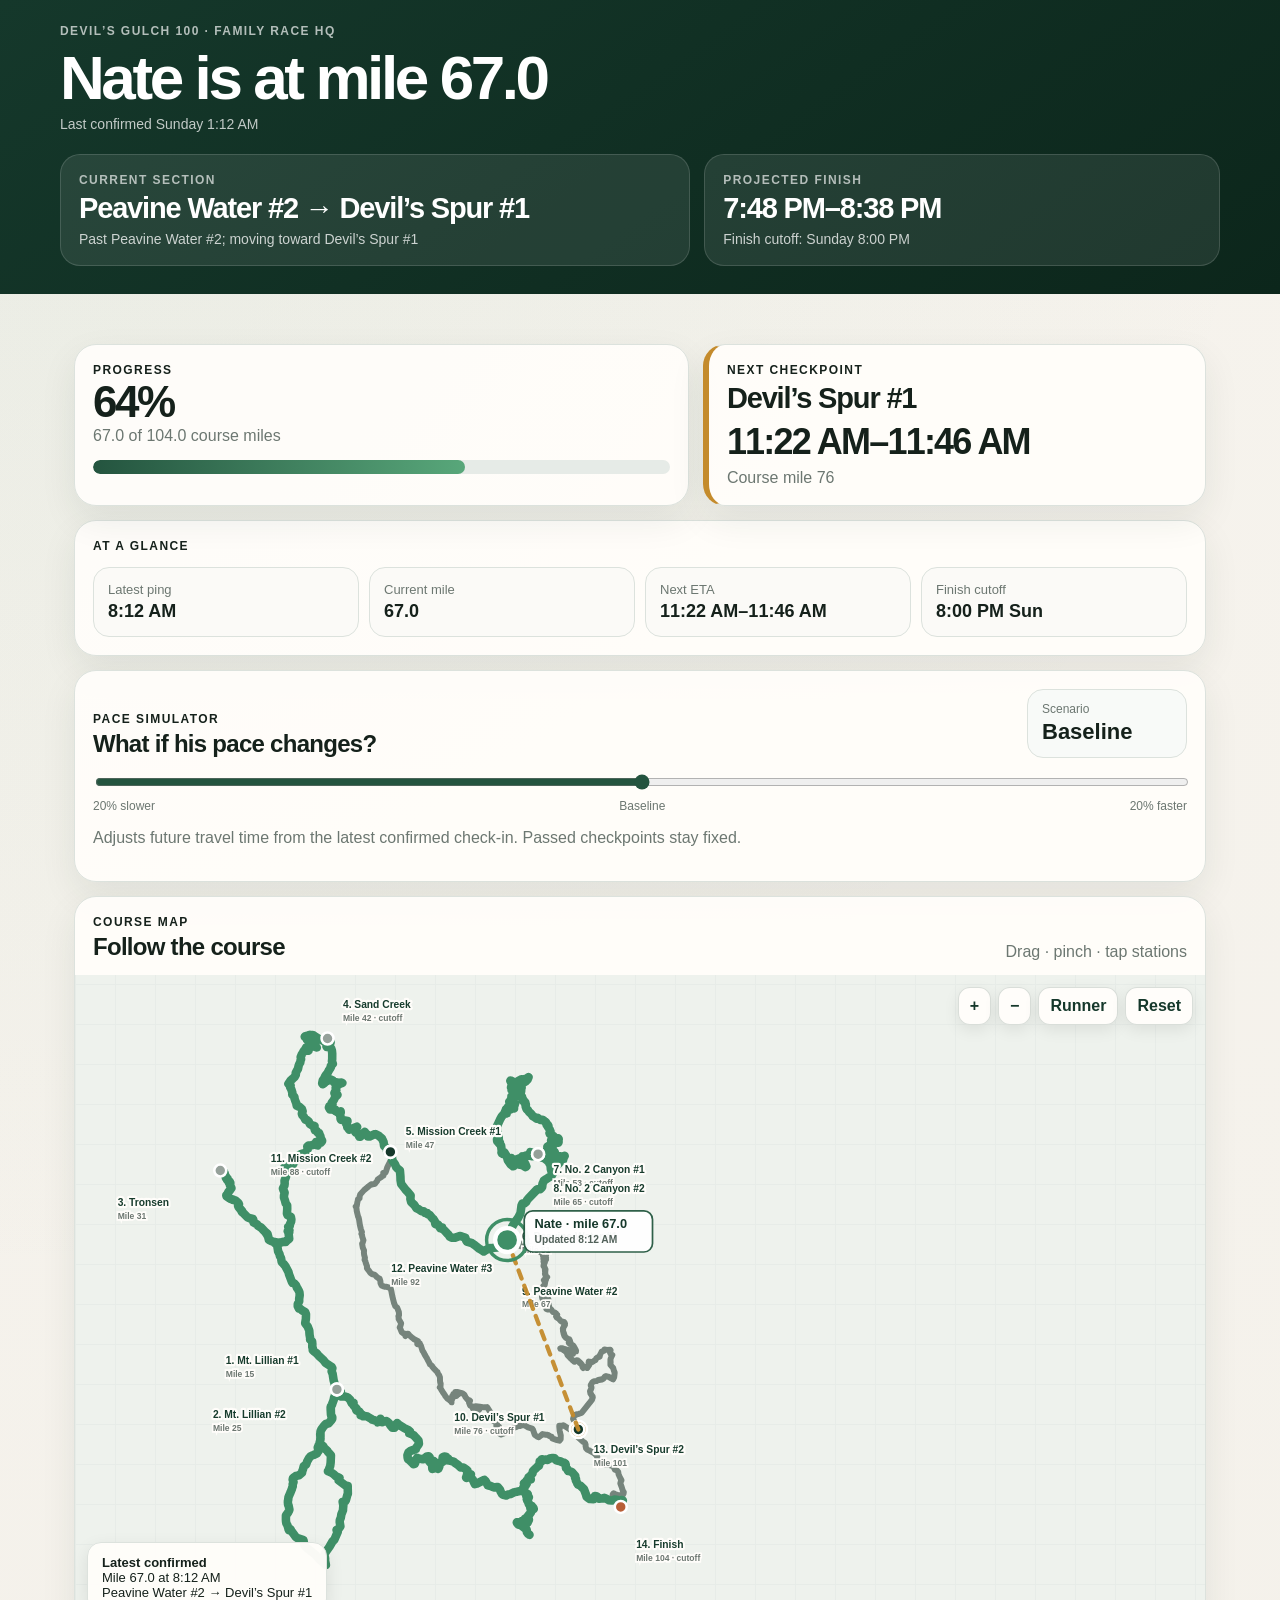
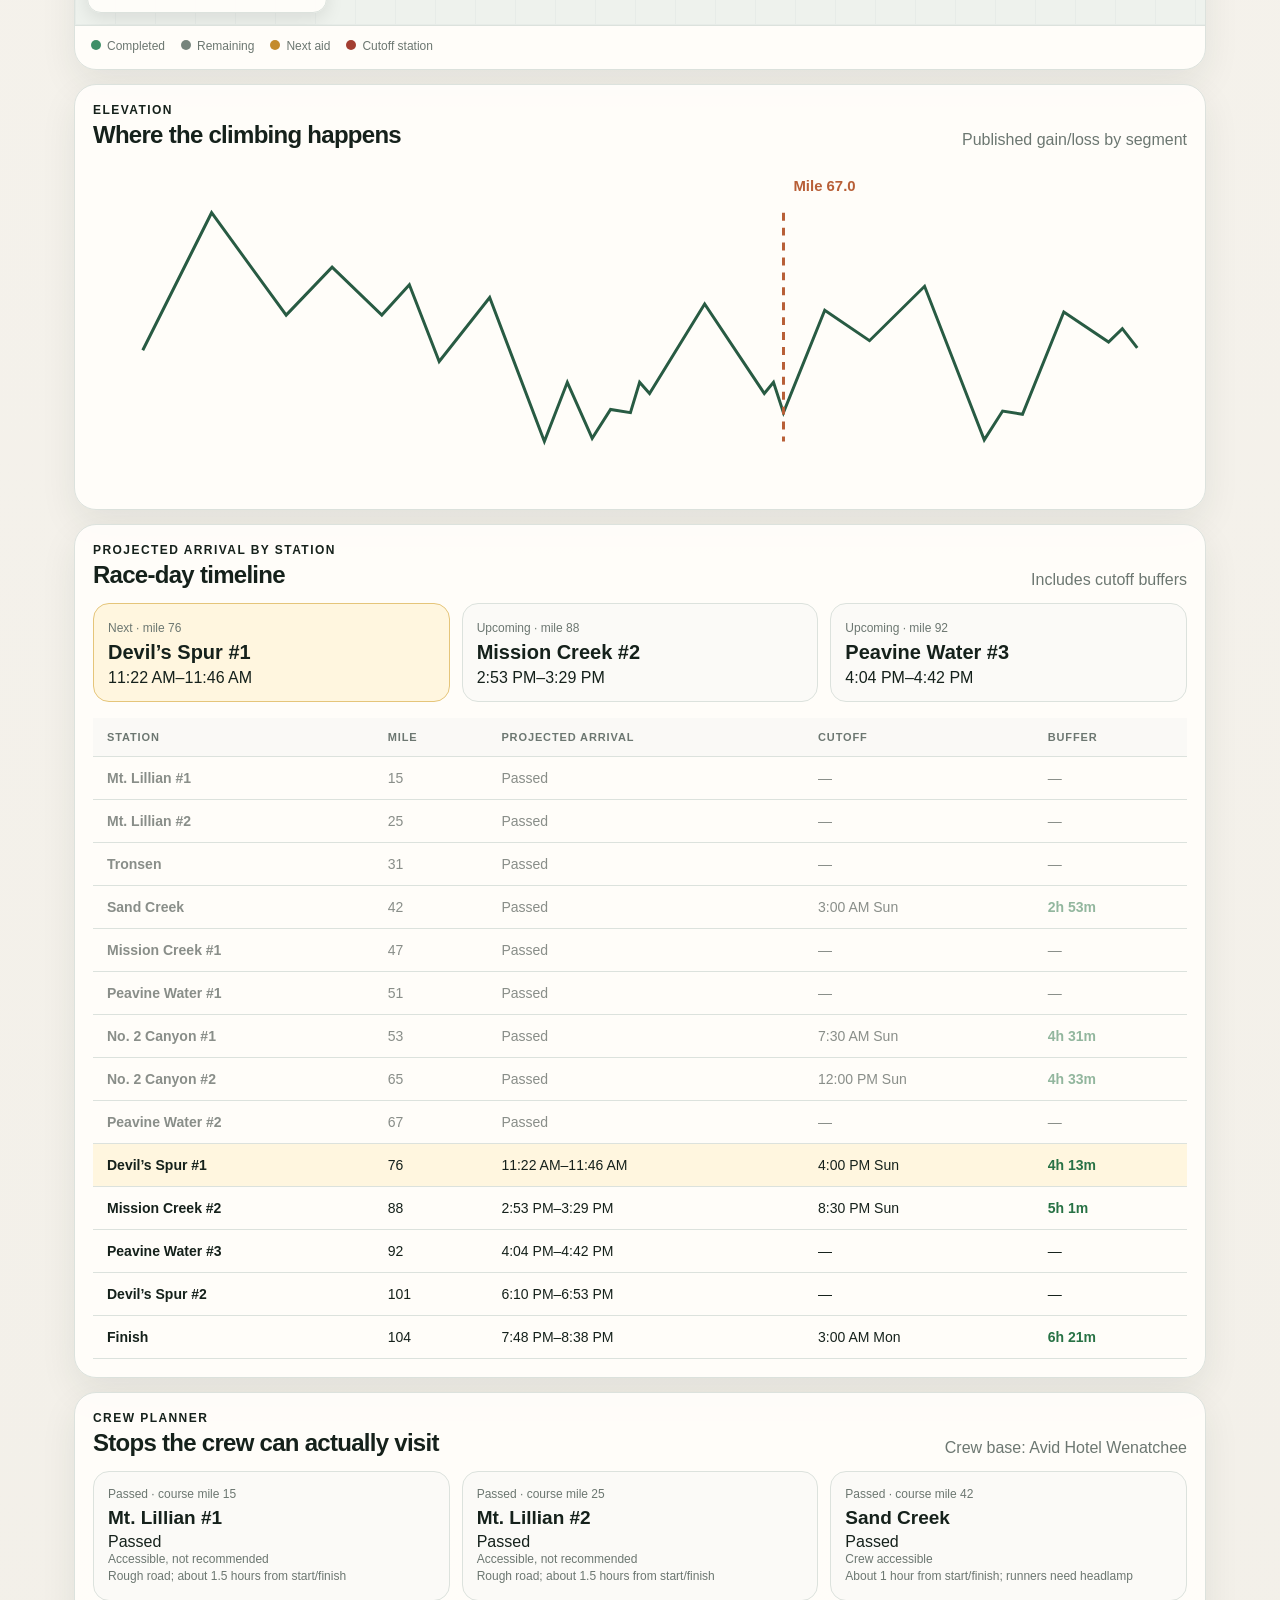
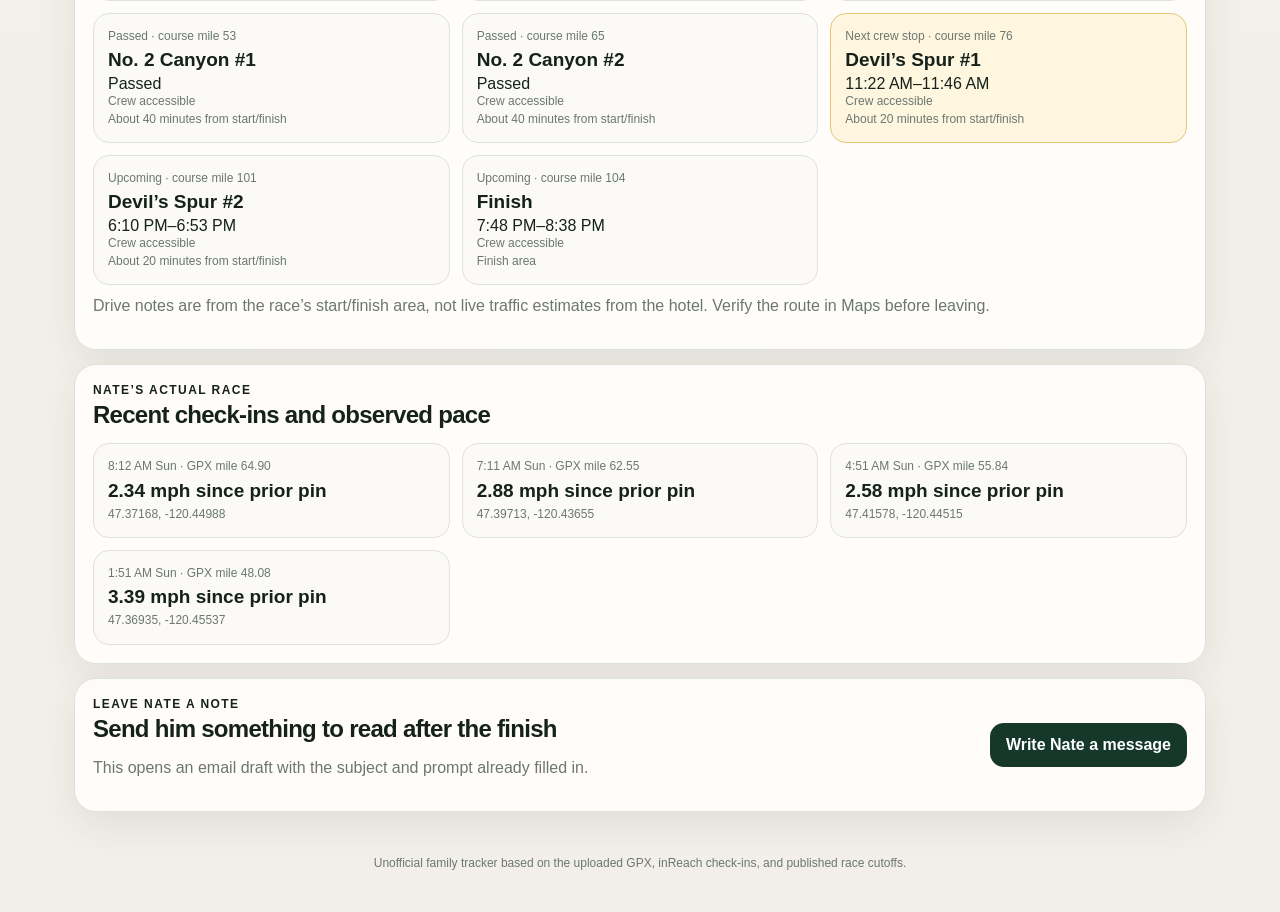
<file: index.html>
<!doctype html>
<html lang="en">
<head>
  <meta charset="utf-8">
  <meta name="viewport" content="width=device-width,initial-scale=1,viewport-fit=cover">
  <meta name="theme-color" content="#15382b">
  <title>Devil’s Gulch 100 — Nate Live Tracker</title>
  <link rel="stylesheet" href="style.css">
</head>
<body>
  <header class="hero">
    <div class="shell">
      <div class="kicker">Devil’s Gulch 100 · Family Race HQ</div>
      <h1><span id="runnerName">Nate</span> is at mile <span id="currentMile">—</span></h1>
      <div class="updated">Last confirmed <span id="lastUpdated">Loading live data…</span></div>

      <div class="hero-grid">
        <section class="hero-card">
          <div class="eyebrow">Current section</div>
          <div class="hero-value" id="currentSection">Loading…</div>
          <div class="hero-small" id="currentNote">Waiting for the latest Garmin point</div>
        </section>
        <section class="hero-card">
          <div class="eyebrow">Projected finish</div>
          <div class="hero-value" id="heroFinish">Loading…</div>
          <div class="hero-small">Finish cutoff: Sunday 8:00 PM</div>
        </section>
      </div>
    </div>
  </header>

  <main class="shell main">
    <section class="summary-grid">
      <article class="card">
        <div class="eyebrow">Progress</div>
        <div class="metric"><span id="progressPercent">—</span>%</div>
        <div class="muted"><span id="progressMiles">—</span> of <span id="totalMiles">104.0</span> course miles</div>
        <div class="progress-track"><div id="progressFill" class="progress-fill"></div></div>
      </article>

      <article class="card card-next">
        <div class="eyebrow">Next checkpoint</div>
        <div class="card-title" id="nextStationName">Loading…</div>
        <div class="next-time" id="nextStationEta">—</div>
        <div class="muted" id="nextStationMeta">—</div>
      </article>
    </section>

    <section class="card glance-card">
      <div class="eyebrow">At a glance</div>
      <div class="glance-grid">
        <div><span>Latest ping</span><strong id="glancePing">—</strong></div>
        <div><span>Current mile</span><strong id="glanceMile">—</strong></div>
        <div><span>Next ETA</span><strong id="glanceNext">—</strong></div>
        <div><span>Finish cutoff</span><strong>8:00 PM Sun</strong></div>
      </div>
    </section>

    <section class="card pace-card">
      <div class="section-heading">
        <div>
          <div class="eyebrow">Pace simulator</div>
          <h2>What if his pace changes?</h2>
        </div>
        <div class="scenario-box">
          <span>Scenario</span>
          <strong id="scenarioLabel">Baseline</strong>
        </div>
      </div>
      <input id="paceSlider" type="range" min="-20" max="20" value="0" step="1">
      <div class="range-labels"><span>20% slower</span><span>Baseline</span><span>20% faster</span></div>
      <p class="muted">Adjusts future travel time from the latest confirmed check-in. Passed checkpoints stay fixed.</p>
    </section>

    <section class="card map-card">
      <div class="section-heading map-heading">
        <div>
          <div class="eyebrow">Course map</div>
          <h2>Follow the course</h2>
        </div>
        <div class="muted">Drag · pinch · tap stations</div>
      </div>

      <div class="map-stage" id="mapStage">
        <div class="map-controls">
          <button type="button" id="zoomIn">+</button>
          <button type="button" id="zoomOut">−</button>
          <button type="button" id="focusRunner">Runner</button>
          <button type="button" id="resetMap">Reset</button>
        </div>
        <svg id="courseMap" aria-label="Devil's Gulch course map"></svg>
        <div class="map-popover" id="mapPopover">
          <strong>Latest confirmed</strong>
          <span>Loading latest Garmin point…</span>
        </div>
      </div>

      <div class="legend">
        <span><i class="dot completed"></i>Completed</span>
        <span><i class="dot remaining"></i>Remaining</span>
        <span><i class="dot next"></i>Next aid</span>
        <span><i class="dot cutoff"></i>Cutoff station</span>
      </div>
    </section>

    <section class="card elevation-card">
      <div class="section-heading">
        <div>
          <div class="eyebrow">Elevation</div>
          <h2>Where the climbing happens</h2>
        </div>
        <div class="muted">Published gain/loss by segment</div>
      </div>
      <svg id="elevationChart" viewBox="0 0 1100 330" aria-label="Course elevation profile"></svg>
    </section>

    <section class="card timeline-card">
      <div class="section-heading">
        <div>
          <div class="eyebrow">Projected arrival by station</div>
          <h2>Race-day timeline</h2>
        </div>
        <div class="muted">Includes cutoff buffers</div>
      </div>
      <div id="stationCards" class="station-cards"></div>
      <div class="table-wrap">
        <table>
          <thead>
            <tr><th>Station</th><th>Mile</th><th>Projected arrival</th><th>Cutoff</th><th>Buffer</th></tr>
          </thead>
          <tbody id="projectionTable"></tbody>
        </table>
      </div>
    </section>


    <section class="card crew-card">
      <div class="section-heading">
        <div>
          <div class="eyebrow">Crew planner</div>
          <h2>Stops the crew can actually visit</h2>
        </div>
        <div class="muted" id="crewBase">Crew base: Avid Hotel Wenatchee</div>
      </div>
      <div id="crewStops" class="crew-stops"></div>
      <p class="muted crew-note">Drive notes are from the race’s start/finish area, not live traffic estimates from the hotel. Verify the route in Maps before leaving.</p>
    </section>

    <section class="card actual-pace-card">
      <div class="section-heading">
        <div>
          <div class="eyebrow">Nate’s actual race</div>
          <h2>Recent check-ins and observed pace</h2>
        </div>
      </div>
      <div id="checkinCards" class="checkin-cards"></div>
    </section>

    <section class="card message-card">
      <div>
        <div class="eyebrow">Leave Nate a note</div>
        <h2>Send him something to read after the finish</h2>
        <p class="muted">This opens an email draft with the subject and prompt already filled in.</p>
      </div>
      <a id="messageButton" class="primary-button" href="#">Write Nate a message</a>
    </section>
  </main>

  <footer>Unofficial family tracker based on the uploaded GPX, inReach check-ins, and published race cutoffs.</footer>

  <script src="app.js?v=live-map-tight-etas-v1"></script>
</body>
</html>
</file>
<file: style.css>
:root{
  --forest:#15382b;--forest2:#24543f;--green:#3f8f67;--cream:#f4f1ea;
  --paper:#fffdfa;--ink:#15211b;--muted:#6c7771;--line:#dce2dd;
  --gold:#c48b2c;--orange:#b85f37;--danger:#a33e31;--shadow:0 14px 36px rgba(21,56,43,.08)
}
*{box-sizing:border-box}
html{scroll-behavior:smooth}
body{
  margin:0;color:var(--ink);
  background:radial-gradient(circle at top left,rgba(63,143,103,.07),transparent 30%),linear-gradient(#f6f3ed,#f2efe8);
  font-family:-apple-system,BlinkMacSystemFont,"Segoe UI",Inter,sans-serif
}
button,input{font:inherit}
.shell{max-width:1160px;margin:auto}
.hero{background:linear-gradient(145deg,#15382b,#0c261b);color:#fff;padding:calc(24px + env(safe-area-inset-top)) 16px 28px}
.kicker,.eyebrow{font-size:12px;text-transform:uppercase;letter-spacing:.12em;font-weight:800}
.kicker{opacity:.68}
h1{font-size:clamp(36px,7.8vw,62px);line-height:.96;letter-spacing:-.055em;margin:10px 0 8px}
.updated{opacity:.74;font-size:14px}
.hero-grid,.summary-grid{display:grid;grid-template-columns:1.1fr .9fr;gap:14px;margin-top:22px}
.hero-card{border:1px solid rgba(255,255,255,.14);background:rgba(255,255,255,.085);border-radius:20px;padding:18px}
.hero-card .eyebrow{opacity:.66}
.hero-value{font-size:29px;font-weight:850;letter-spacing:-.04em;margin-top:5px}
.hero-small{opacity:.77;font-size:14px;margin-top:6px}
.main{padding:14px}
.card{background:rgba(255,253,250,.97);border:1px solid var(--line);border-radius:22px;box-shadow:var(--shadow);padding:18px;margin-top:14px}
.card-next{border-left:6px solid var(--gold)}
.metric{font-size:44px;font-weight:900;letter-spacing:-.055em}
.card-title{font-size:29px;font-weight:850;letter-spacing:-.04em;margin-top:5px}
.next-time{font-size:36px;font-weight:900;letter-spacing:-.05em;margin:6px 0}
.muted{color:var(--muted)}
.progress-track{height:14px;background:#e6ebe7;border-radius:999px;overflow:hidden;margin:15px 0 8px}
.progress-fill{height:100%;background:linear-gradient(90deg,var(--forest2),#58a77a);border-radius:999px;width:0}
.glance-grid{display:grid;grid-template-columns:repeat(4,1fr);gap:10px;margin-top:14px}
.glance-grid>div{padding:14px;border:1px solid var(--line);border-radius:16px;background:#fbfaf7}
.glance-grid span{display:block;color:var(--muted);font-size:13px}
.glance-grid strong{display:block;font-size:18px;margin-top:4px}
.section-heading{display:flex;justify-content:space-between;gap:16px;align-items:flex-end;margin-bottom:14px}
h2{font-size:24px;letter-spacing:-.03em;margin:4px 0 0}
.scenario-box{min-width:160px;padding:12px 14px;border:1px solid var(--line);border-radius:16px;background:#f8faf8}
.scenario-box span{display:block;color:var(--muted);font-size:12px}
.scenario-box strong{display:block;font-size:22px;margin-top:3px}
input[type=range]{width:100%;accent-color:var(--forest2)}
.range-labels{display:flex;justify-content:space-between;color:var(--muted);font-size:12px;margin-top:5px}
.map-card{padding:0}
.map-heading{padding:18px 18px 0}
.map-stage{position:relative;height:650px;overflow:hidden;background:
  repeating-linear-gradient(0deg,#e7ece8 0,#e7ece8 1px,transparent 1px,transparent 40px),
  repeating-linear-gradient(90deg,#e7ece8 0,#e7ece8 1px,transparent 1px,transparent 40px),#eef2ed}
#courseMap{width:100%;height:100%;touch-action:none;display:block}
.map-controls{position:absolute;top:12px;right:12px;z-index:3;display:flex;gap:7px;flex-wrap:wrap}
.map-controls button{border:1px solid rgba(21,56,43,.16);background:rgba(255,253,250,.97);border-radius:12px;padding:9px 11px;font-weight:850;color:var(--forest);box-shadow:0 5px 16px rgba(0,0,0,.08)}
.map-popover{position:absolute;left:12px;bottom:12px;z-index:3;max-width:290px;padding:12px 14px;background:rgba(255,253,250,.97);border:1px solid var(--line);border-radius:14px;box-shadow:0 6px 18px rgba(0,0,0,.09);font-size:13px}
.map-popover strong,.map-popover span{display:block}
.legend{display:flex;gap:16px;flex-wrap:wrap;padding:13px 16px 16px;color:var(--muted);font-size:12px;border-top:1px solid var(--line)}
.dot{display:inline-block;width:10px;height:10px;border-radius:50%;margin-right:6px}
.dot.completed{background:var(--green)}.dot.remaining{background:#76847c}.dot.next{background:var(--gold)}.dot.cutoff{background:var(--danger)}
#elevationChart{width:100%;height:auto;display:block}
.station-cards{display:grid;grid-template-columns:repeat(3,1fr);gap:12px;margin-bottom:16px}
.station-card{padding:14px;border:1px solid var(--line);border-radius:16px;background:#fbfaf7}
.station-card.next{background:#fff6df;border-color:#e5c57a}
.station-card strong{display:block;font-size:20px;margin:5px 0}
.station-card span{font-size:12px;color:var(--muted)}
.table-wrap{overflow:auto}
table{width:100%;border-collapse:collapse;min-width:780px}
th,td{padding:13px 14px;border-bottom:1px solid var(--line);text-align:left;font-size:14px}
th{font-size:11px;text-transform:uppercase;letter-spacing:.08em;color:var(--muted);background:#faf9f6}
tr.next{background:#fff6df}tr.passed{opacity:.5}
.buffer-good{color:#287245;font-weight:850}.buffer-watch{color:#a66b14;font-weight:850}.buffer-danger{color:var(--danger);font-weight:900}
.message-card{display:grid;grid-template-columns:1fr auto;gap:18px;align-items:center}
.primary-button{display:inline-block;border-radius:14px;padding:13px 16px;background:var(--forest);color:#fff;text-decoration:none;font-weight:850}
footer{text-align:center;color:var(--muted);font-size:12px;padding:30px 16px 42px}
.station-label{font-size:12px;font-weight:800;fill:#173c2d;paint-order:stroke;stroke:#fffdfa;stroke-width:5px;stroke-linejoin:round}
.station-mile{font-size:10px;font-weight:700;fill:#6c7771;paint-order:stroke;stroke:#fffdfa;stroke-width:4px}
.runner-pulse{animation:pulse 1.8s infinite;transform-origin:center}
@keyframes pulse{0%{opacity:.55;transform:scale(.8)}70%{opacity:0;transform:scale(1.7)}100%{opacity:0}}
@media(max-width:780px){
  .hero-grid,.summary-grid{grid-template-columns:1fr}.glance-grid{grid-template-columns:1fr 1fr}
  .main{padding:10px}.hero-value{font-size:25px}.section-heading{align-items:flex-start;flex-direction:column}
  .station-cards{grid-template-columns:1fr}.message-card{grid-template-columns:1fr}.map-stage{height:560px}
  .map-controls{left:10px;right:10px;justify-content:flex-end}.scenario-box{min-width:0;width:100%}
}

.crew-stops,.checkin-cards{display:grid;grid-template-columns:repeat(3,1fr);gap:12px}
.crew-stop,.checkin-card{padding:14px;border:1px solid var(--line);border-radius:16px;background:#fbfaf7}
.crew-stop.next-crew{background:#fff6df;border-color:#e5c57a}
.crew-stop strong,.checkin-card strong{display:block;font-size:19px;margin:4px 0}
.crew-stop span,.checkin-card span{display:block;color:var(--muted);font-size:12px;line-height:1.45}
.crew-note{margin-top:12px}
@media(max-width:780px){.crew-stops,.checkin-cards{grid-template-columns:1fr}}
</file>
